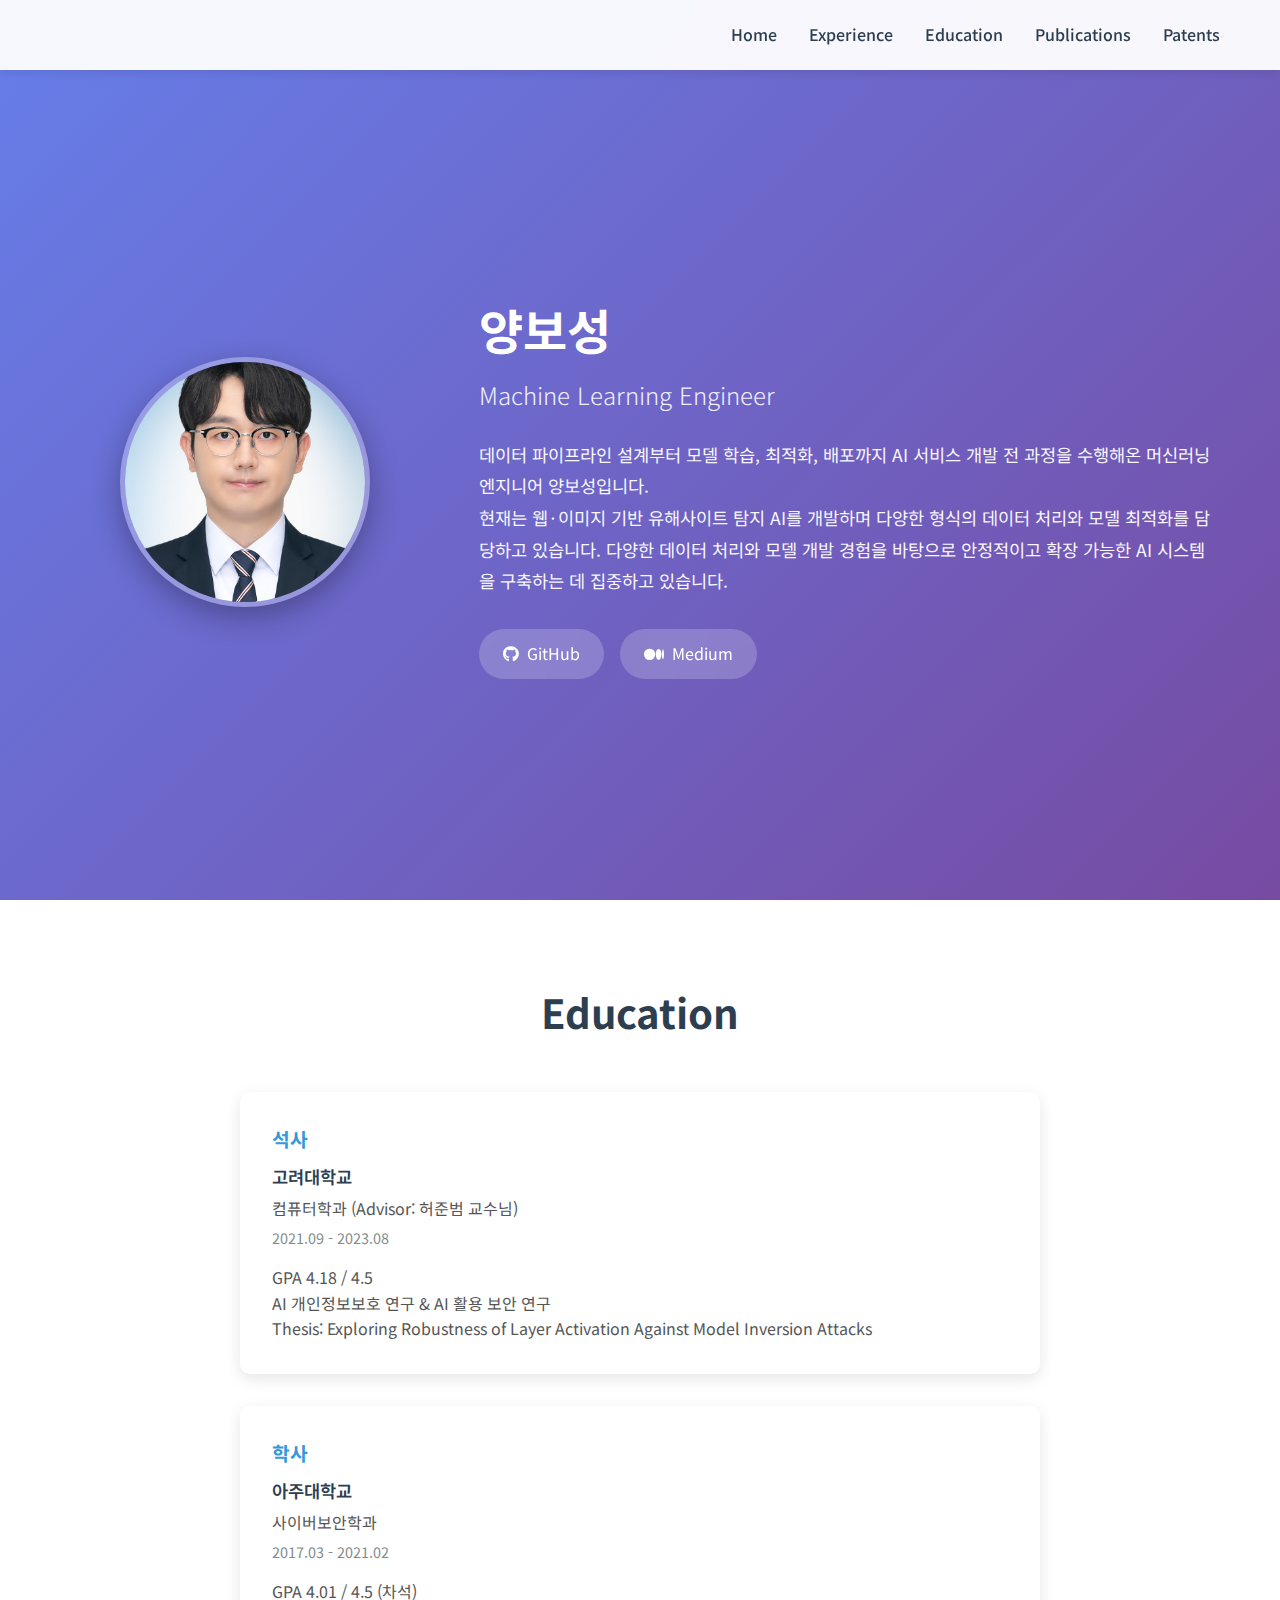
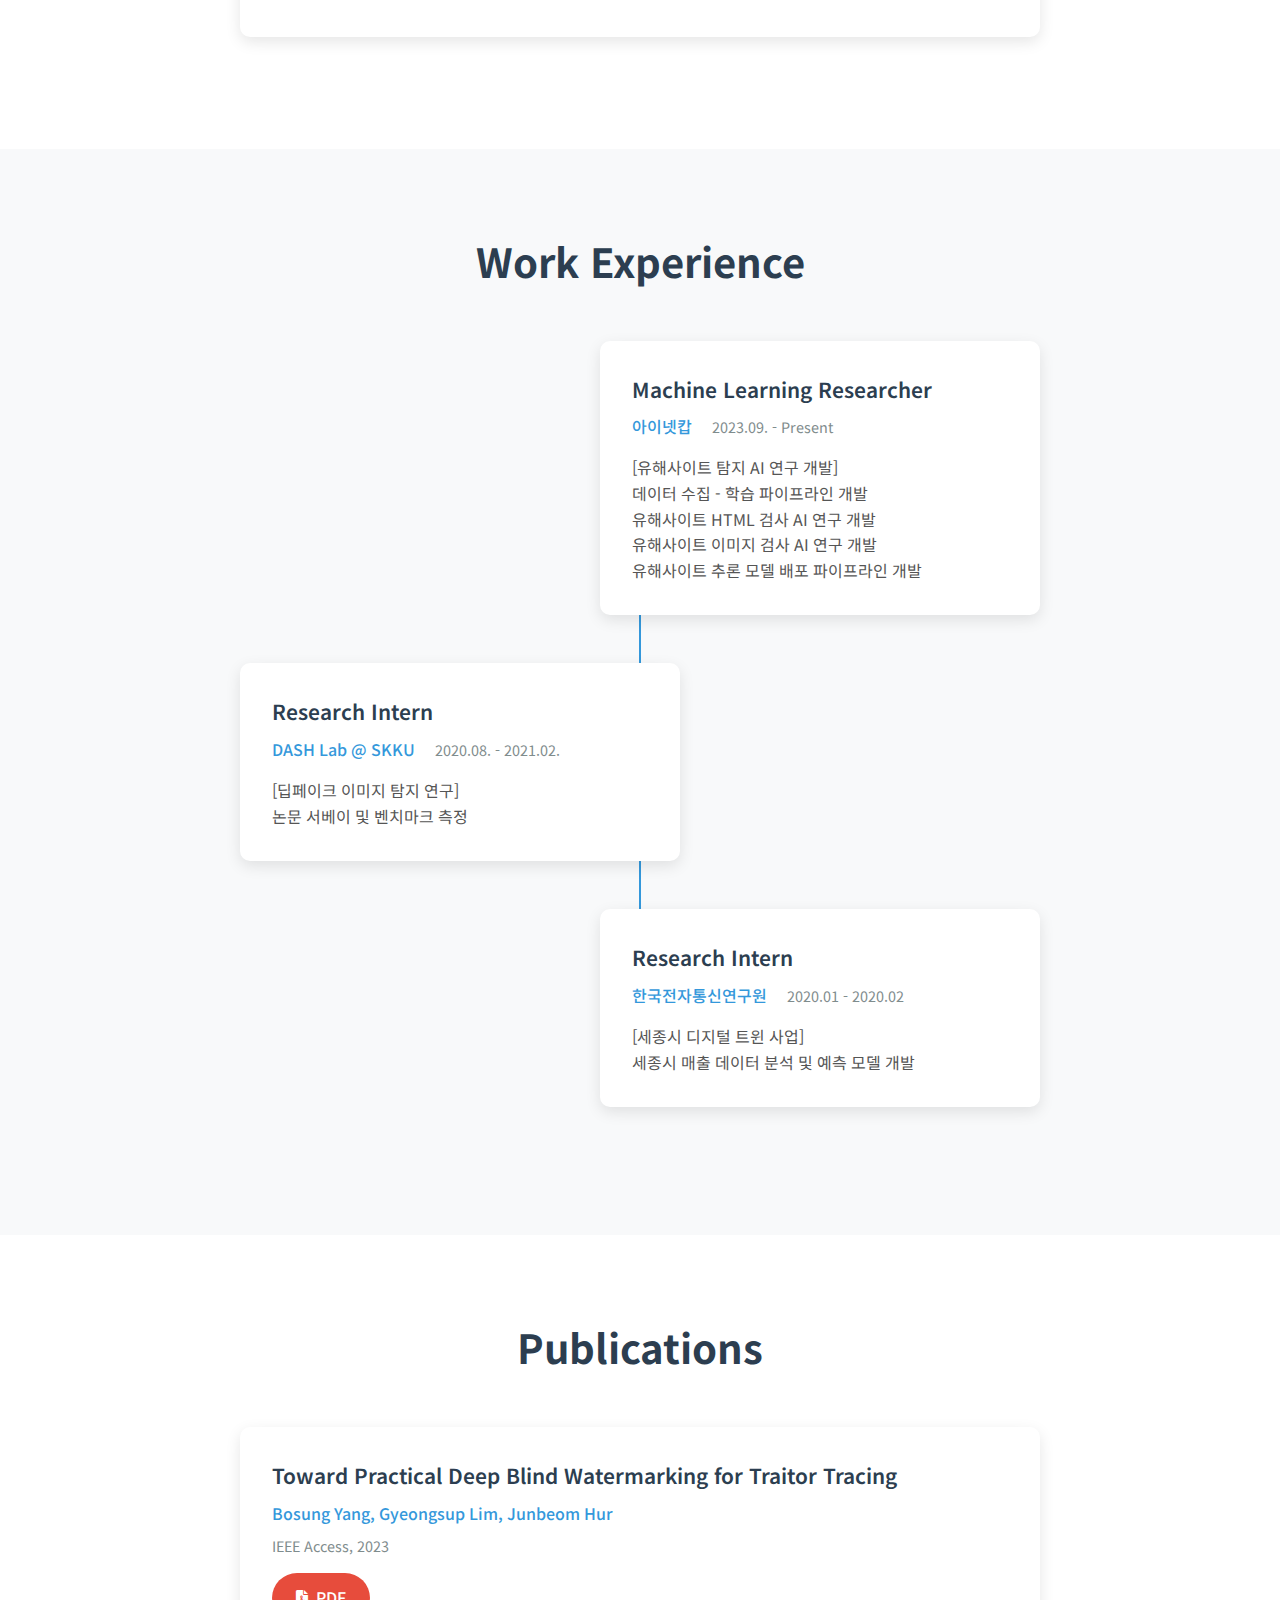
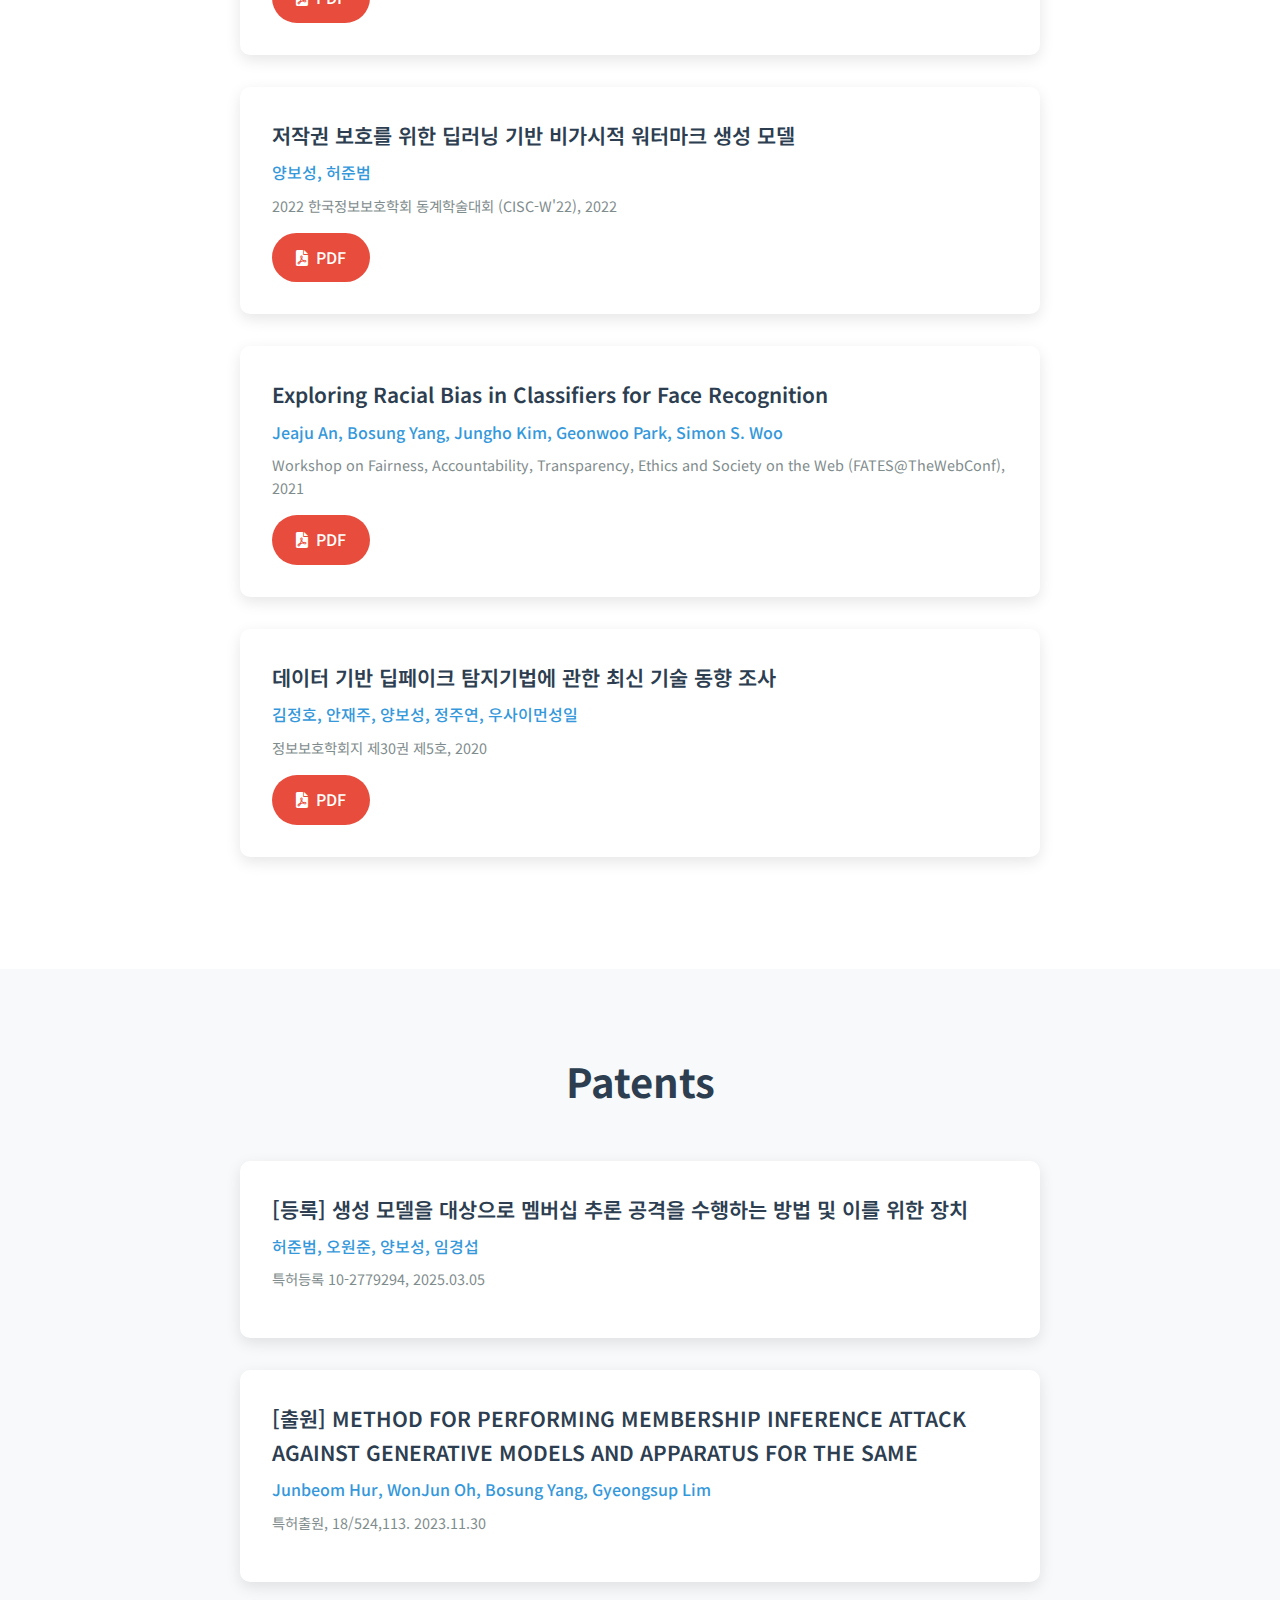
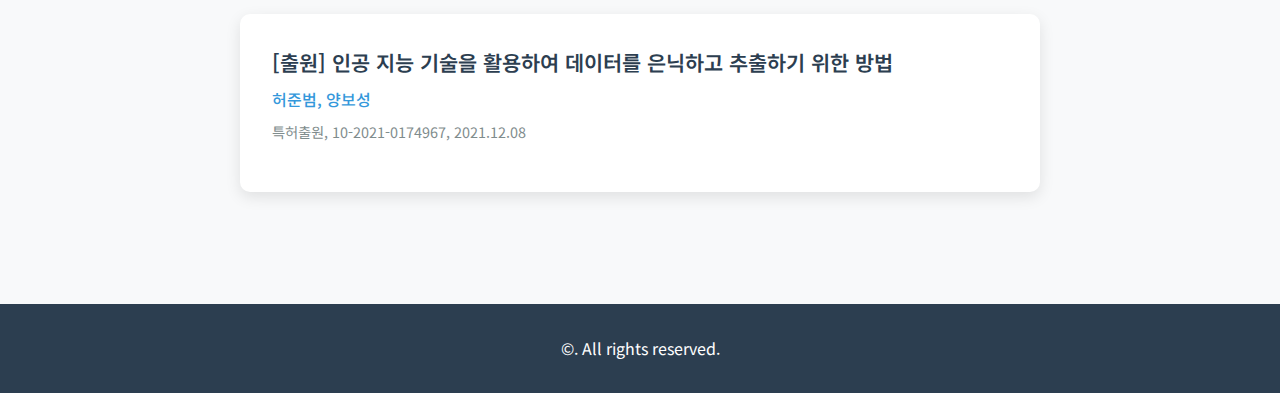
<file: index.html>
<!DOCTYPE html>
<html lang="ko">
<head>
    <meta charset="UTF-8">
    <meta name="viewport" content="width=device-width, initial-scale=1.0">
    <title>Bosung Yang</title>
    <link rel="stylesheet" href="styles.css">
    <link href="https://cdnjs.cloudflare.com/ajax/libs/font-awesome/6.0.0/css/all.min.css" rel="stylesheet">
    <link href="https://fonts.googleapis.com/css2?family=Noto+Sans+KR:wght@300;400;500;700&display=swap" rel="stylesheet">
</head>
<body>
    <!-- Navigation -->
    <nav class="navbar">
        <div class="nav-container">
            <div class="nav-logo">
                <a href="#home"></a>
            </div>
            <ul class="nav-menu">
                <li class="nav-item">
                    <a href="#home" class="nav-link">Home</a>
                </li>

                <li class="nav-item">
                    <a href="#experience" class="nav-link">Experience</a>
                </li>
                <li class="nav-item">
                    <a href="#education" class="nav-link">Education</a>
                </li>
                <li class="nav-item">
                    <a href="#publications" class="nav-link">Publications</a>
                </li>
                <li class="nav-item">
                    <a href="#patents" class="nav-link">Patents</a>
                </li>
            </ul>
            <div class="hamburger">
                <span class="bar"></span>
                <span class="bar"></span>
                <span class="bar"></span>
            </div>
        </div>
    </nav>

    <!-- Hero Section -->
    <section id="home" class="hero">
        <div class="hero-container">
            <div class="hero-content">
                <div class="profile-section">
                    <div class="profile-image">
                        <img src="bosung.jpg" alt="프로필 사진" id="profile-img">
                    </div>
                    <div class="profile-info">
                        <h1 class="hero-title">양보성</h1>
                        <p class="hero-subtitle">Machine Learning Engineer</p>
                        <p class="hero-bio">
                            데이터 파이프라인 설계부터 모델 학습, 최적화, 배포까지 
                            AI 서비스 개발 전 과정을 수행해온 머신러닝 엔지니어 양보성입니다.<br>
                            
                            현재는 웹·이미지 기반 유해사이트 탐지 AI를 개발하며 다양한 형식의 데이터 처리와 모델 최적화를 담당하고 있습니다.
                            
                            다양한 데이터 처리와 모델 개발 경험을 바탕으로 
                            안정적이고 확장 가능한 AI 시스템을 구축하는 데 집중하고 있습니다.
                        </p>
                        <div class="social-links">
                            <a href="https://github.com/Bosung-Yang" target="_blank" class="social-link">
                                <i class="fab fa-github"></i>
                                <span>GitHub</span>
                            </a>
                            <a href="https://medium.com/@yangbosung82" target="_blank" class="social-link">
                                <i class="fab fa-medium"></i>
                                <span>Medium</span>
                            </a>
                        </div>
                    </div>
                </div>
            </div>
        </div>
    </section>



    <!-- Education Section -->
    <section id="education" class="section">
        <div class="container">
            <h2 class="section-title">Education</h2>
            <div class="education-list">
                <div class="education-item">
                    <div class="education-degree">석사</div>
                    <div class="education-school">고려대학교</div>
                    <div class="education-major">컴퓨터학과 (Advisor: 허준범 교수님)</div>
                    <div class="education-period">2021.09 - 2023.08</div>
                    <div class="education-description">
                        GPA 4.18 / 4.5 <br>
                        AI 개인정보보호 연구 & AI 활용 보안 연구<br>
                        Thesis: Exploring Robustness of Layer Activation Against Model Inversion Attacks <br>
                        
                    </div>
                </div>
                <div class="education-item">
                    <div class="education-degree">학사</div>
                    <div class="education-school">아주대학교</div>
                    <div class="education-major">사이버보안학과</div>
                    <div class="education-period">2017.03 - 2021.02</div>
                    <div class="education-description">
                        GPA 4.01 / 4.5 (차석) <br>
                    </div>
                </div>
            </div>
        </div>
    </section>

    <!-- Work Experience Section -->
    <section id="experience" class="section">
        <div class="container">
            <h2 class="section-title">Work Experience</h2>
            <div class="timeline">
                <div class="timeline-item">
                    <div class="timeline-content">
                        <div class="timeline-header">
                            <h3>Machine Learning Researcher</h3>
                            <span class="company">아이넷캅</span>
                            <span class="period">2023.09. - Present</span>
                        </div>
                        <p class="timeline-description">
                            [유해사이트 탐지 AI 연구 개발]<br>
                            데이터 수집 - 학습 파이프라인 개발<br>
                            유해사이트 HTML 검사 AI 연구 개발<br>
                            유해사이트 이미지 검사 AI 연구 개발<br>
                            유해사이트 추론 모델 배포 파이프라인 개발

                        </p>
                    </div>
                </div>
                <div class="timeline-item">
                    <div class="timeline-content">
                        <div class="timeline-header">
                            <h3>Research Intern</h3>
                            <span class="company">DASH Lab @ SKKU</span>
                            <span class="period">2020.08. - 2021.02.</span>
                        </div>
                        <p class="timeline-description">
                            [딥페이크 이미지 탐지 연구]<br>
                            논문 서베이 및 벤치마크 측정
                        </p>
                    </div>
                </div>
                <div class="timeline-item">
                    <div class="timeline-content">
                        <div class="timeline-header">
                            <h3>Research Intern</h3>
                            <span class="company">한국전자통신연구원</span>
                            <span class="period">2020.01 - 2020.02</span>
                        </div>
                        <p class="timeline-description">
                            [세종시 디지털 트윈 사업]<br>
                            세종시 매출 데이터 분석 및 예측 모델 개발
                        </p>
                    </div>
                </div>
            </div>
        </div>
    </section>

    <!-- Publications Section -->
    <section id="publications" class="section">
        <div class="container">
            <h2 class="section-title">Publications</h2>
            <div class="publications-list">
                <div class="publication-item">
                    <div class="publication-content">
                        <h3>Toward Practical Deep Blind Watermarking for Traitor Tracing</h3>
                        <p class="authors">Bosung Yang, Gyeongsup Lim, Junbeom Hur</p>
                        <p class="journal">IEEE Access, 2023</p>
                        <a href="bosung_watermak_access.pdf" class="pdf-link" target="_blank">
                            <i class="fas fa-file-pdf"></i>
                            PDF
                        </a>
                    </div>
                </div>
                <div class="publication-item">
                    <div class="publication-content">
                        <h3>저작권 보호를 위한 딥러닝 기반 비가시적 워터마크 생성 모델</h3>
                        <p class="authors">양보성, 허준범</p>
                        <p class="journal">  2022 한국정보보호학회 동계학술대회 (CISC-W'22), 2022</p>
                        <a href="정보보호학회_2022.pdf" class="pdf-link" target="_blank">
                            <i class="fas fa-file-pdf"></i>
                            PDF
                        </a>
                    </div>
                </div>
                <div class="publication-item">
                    <div class="publication-content">
                        <h3>Exploring Racial Bias in Classifiers for Face Recognition</h3>
                        <p class="authors">Jeaju An, Bosung Yang, Jungho Kim, Geonwoo Park, Simon S. Woo</p>
                        <p class="journal">Workshop on Fairness, Accountability, Transparency, Ethics and Society on the Web (FATES@TheWebConf), 2021</p>
                        <a href="FATES2020_Korean_DF.pdf" class="pdf-link" target="_blank">
                            <i class="fas fa-file-pdf"></i>
                            PDF
                        </a>
                    </div>
                </div>
                <div class="publication-item">
                    <div class="publication-content">
                        <h3>데이터 기반 딥페이크 탐지기법에 관한 최신 기술 동향 조사</h3>
                        <p class="authors">김정호, 안재주, 양보성, 정주연, 우사이먼성일</p>
                        <p class="journal">정보보호학회지 제30권 제5호, 2020</p>
                        <a href="https://www.dbpia.co.kr/journal/articleDetail?nodeId=NODE10484344" class="pdf-link" target="_blank">
                            <i class="fas fa-file-pdf"></i>
                            PDF
                        </a>
                    </div>
                </div>
            </div>
        </div>
    </section>

    <!-- Patents Section -->
    <section id="patents" class="section">
        <div class="container">
            <h2 class="section-title">Patents</h2>
            <div class="publications-list">
                <div class="publication-item">
                    <div class="publication-content">
                        <h3>[등록] 생성 모델을 대상으로 멤버십 추론 공격을 수행하는 방법 및 이를 위한 장치</h3>
                        <p class="authors">허준범, 오원준, 양보성, 임경섭</p>
                        <p class="journal">특허등록 10-2779294, 2025.03.05</p>
                        <!-- 필요시 PDF나 링크 추가 가능 -->
                    </div>
                </div>
                <div class="publication-item">
                    <div class="publication-content">
                        <h3>[출원] METHOD FOR PERFORMING MEMBERSHIP INFERENCE ATTACK AGAINST GENERATIVE MODELS AND APPARATUS FOR THE SAME</h3>
                        <p class="authors">Junbeom Hur, WonJun Oh, Bosung Yang, Gyeongsup Lim</p>
                        <p class="journal">특허출원, 18/524,113. 2023.11.30</p>
                        <!-- 필요시 PDF나 링크 추가 가능 -->
                    </div>
                </div>
                <div class="publication-item">
                    <div class="publication-content">
                        <h3>[출원] 인공 지능 기술을 활용하여 데이터를 은닉하고 추출하기 위한 방법</h3>
                        <p class="authors">허준범, 양보성</p>
                        <p class="journal">특허출원, 10-2021-0174967, 2021.12.08</p>
                        <!-- 필요시 PDF나 링크 추가 가능 -->
                    </div>
                </div>
            </div>
        </div>
    </section>

    <!-- Footer -->
    <footer class="footer">
        <div class="container">
            <p>&copy;. All rights reserved.</p>
        </div>
    </footer>

    <script src="script.js"></script>
</body>
</html>
</file>
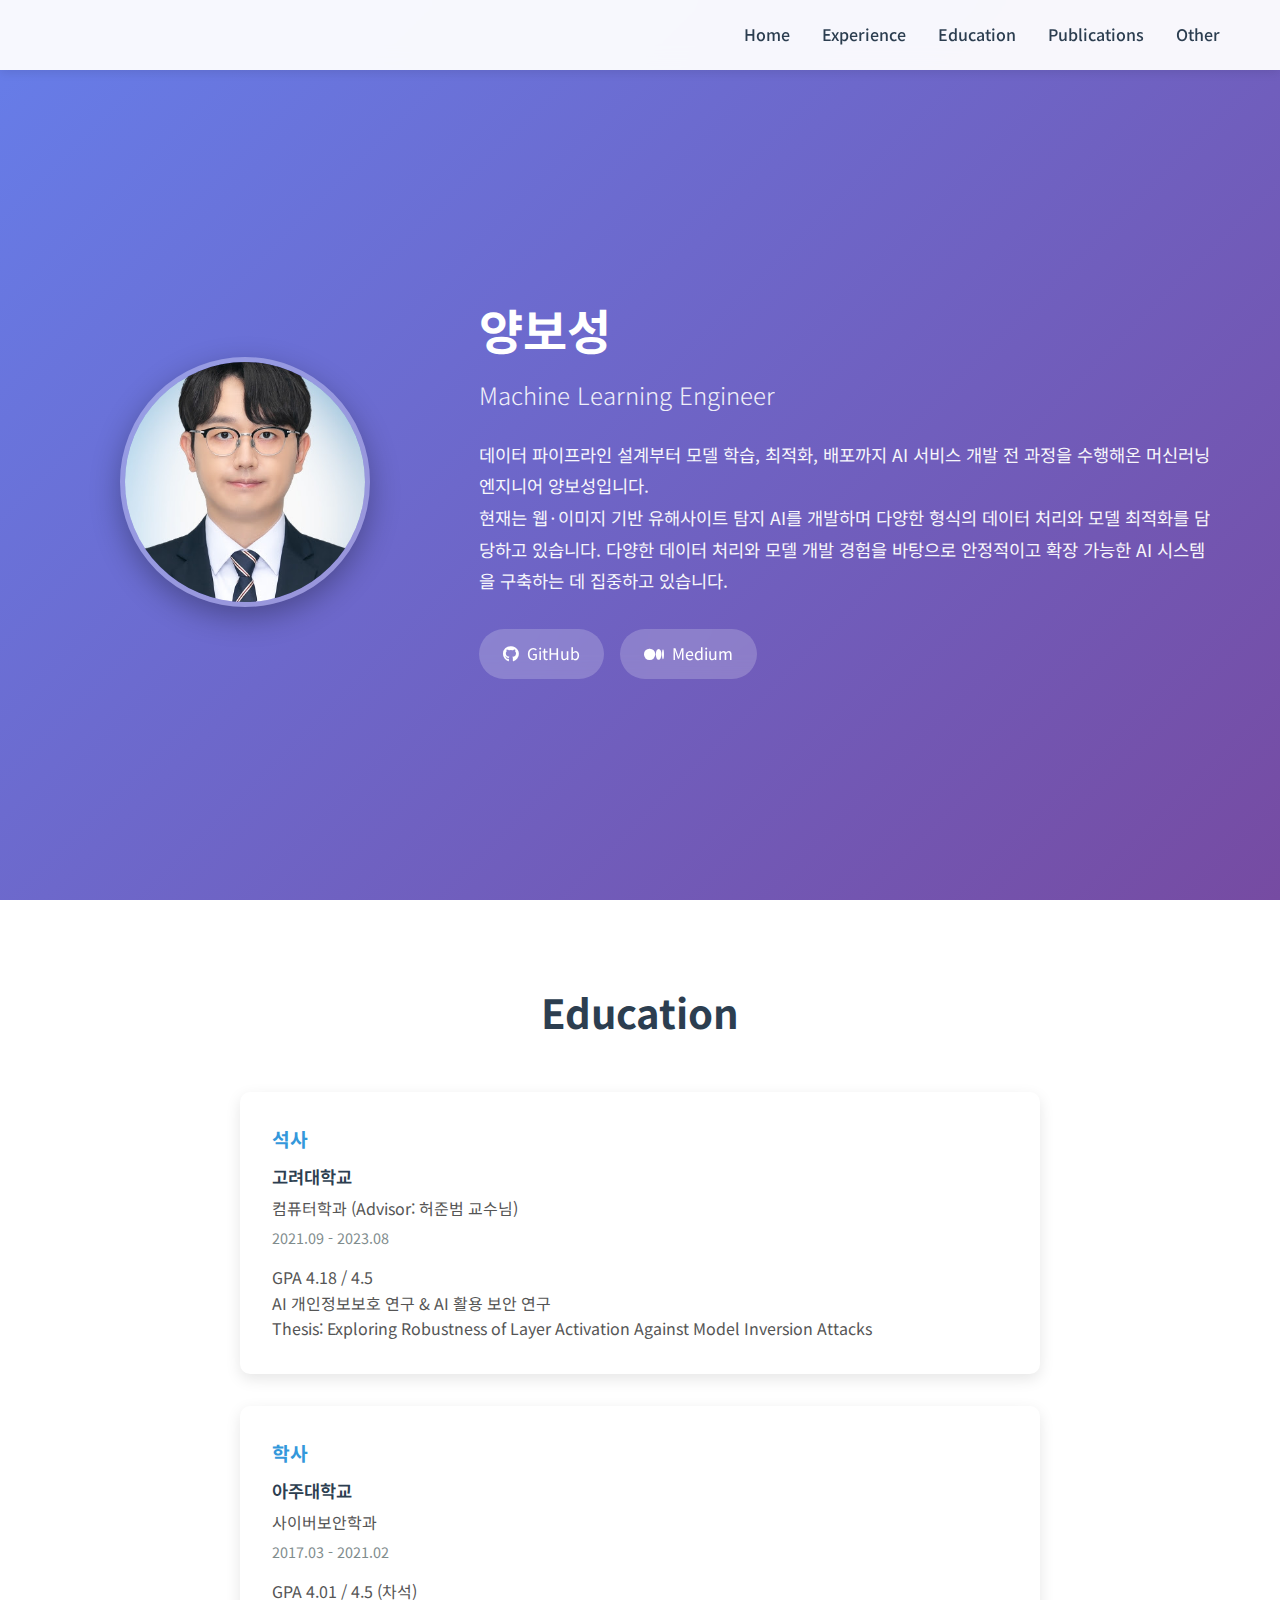
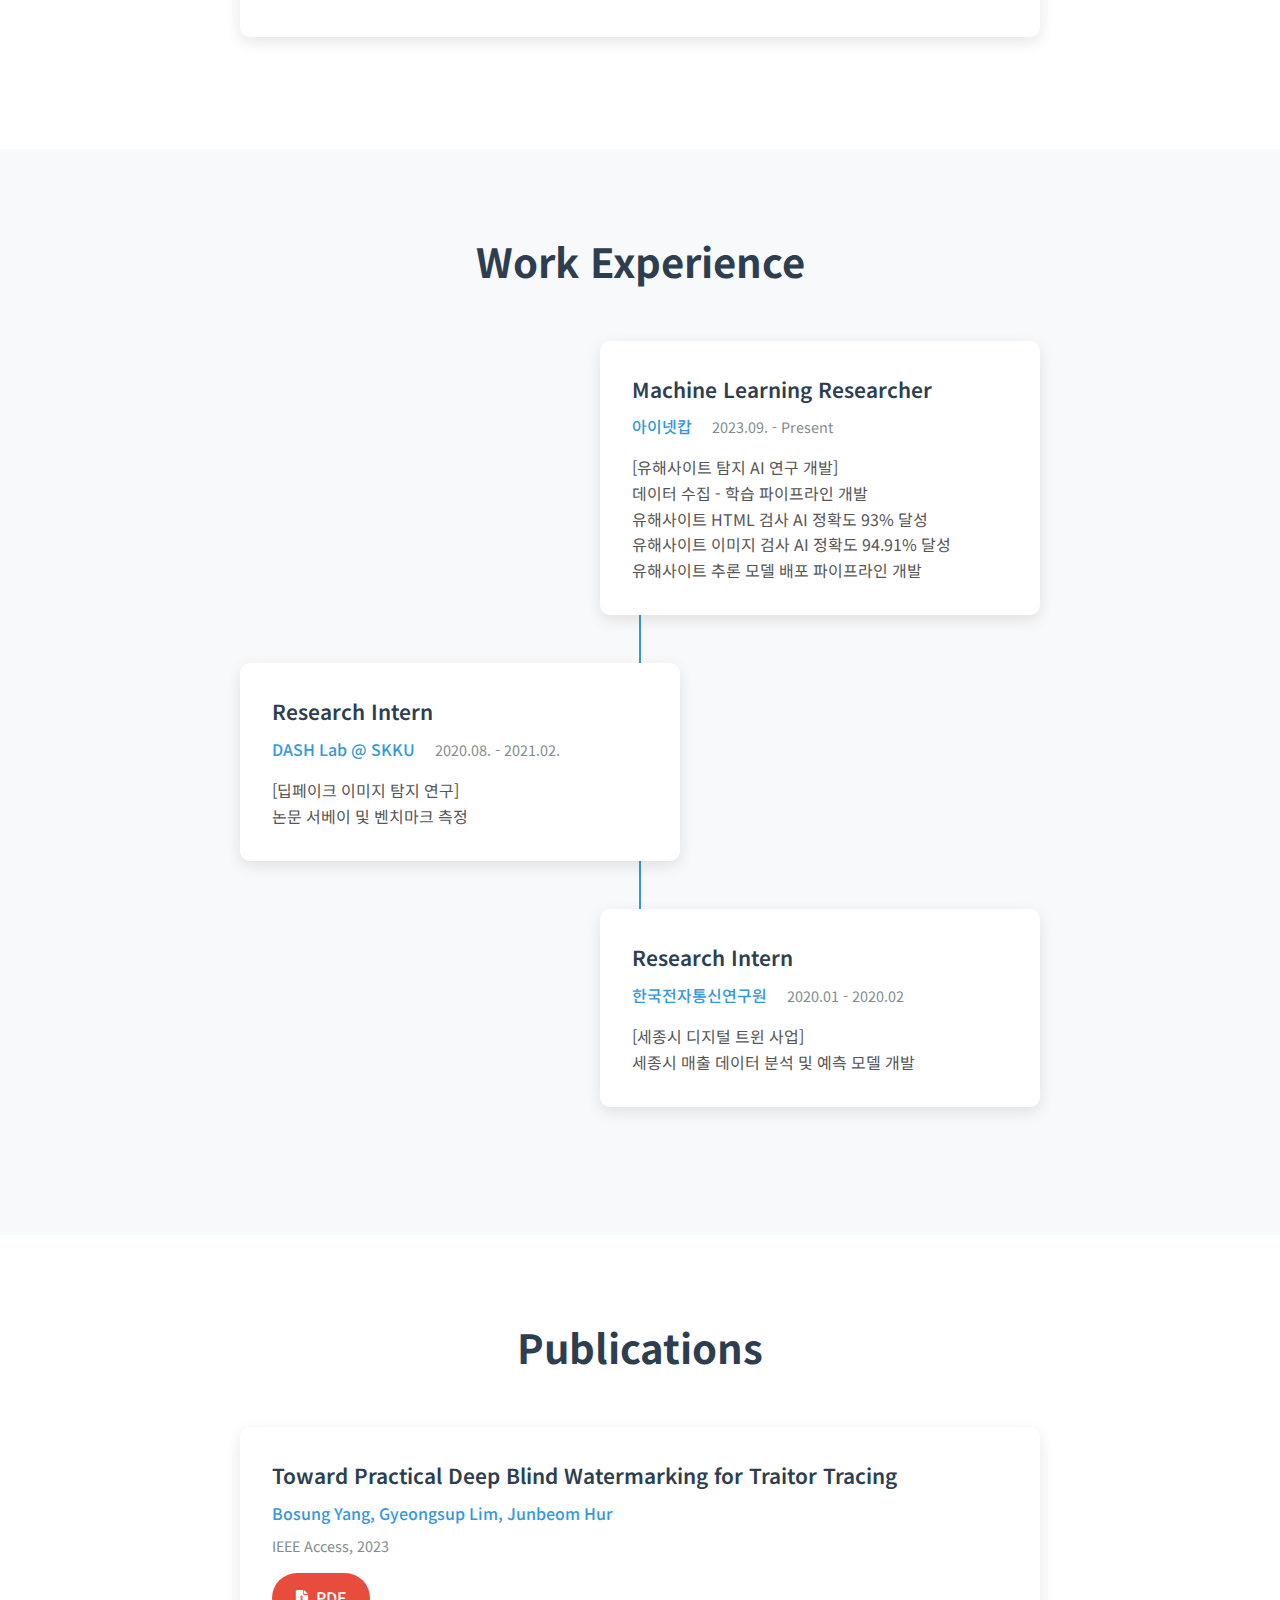
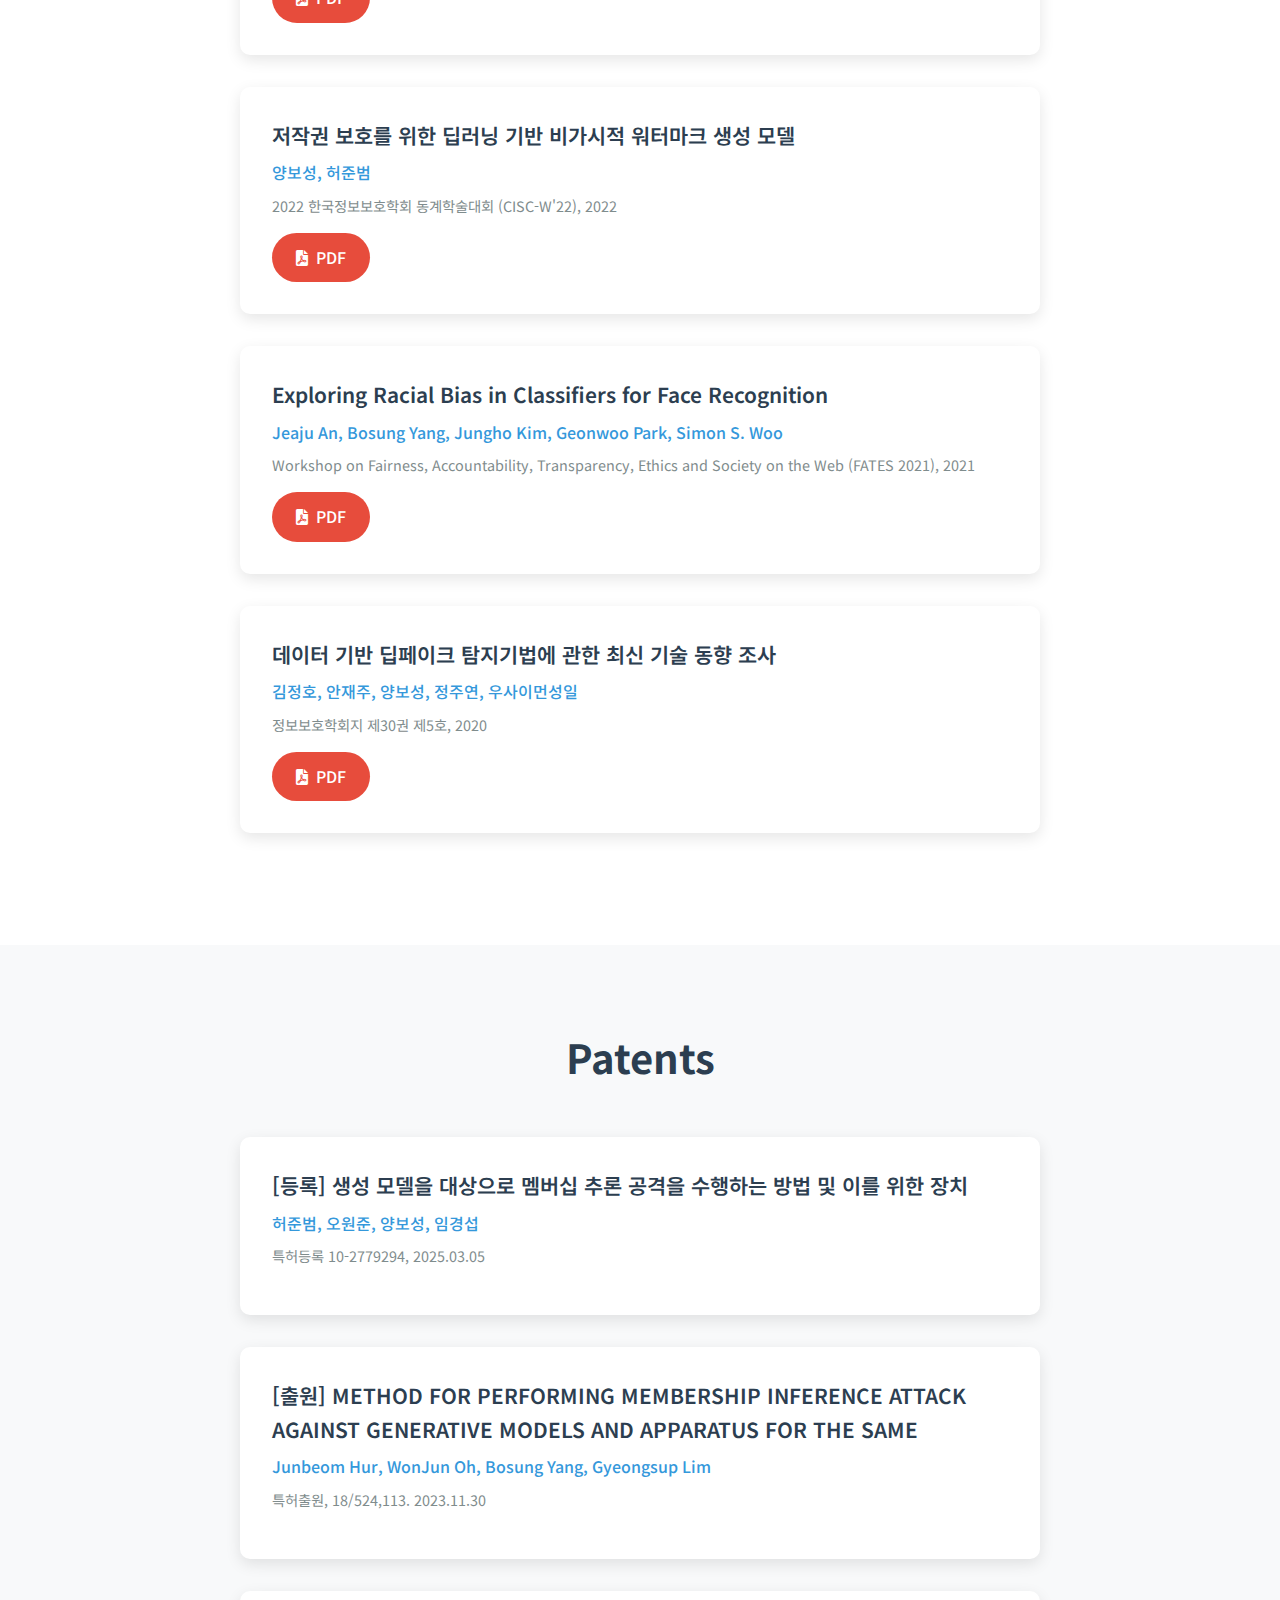
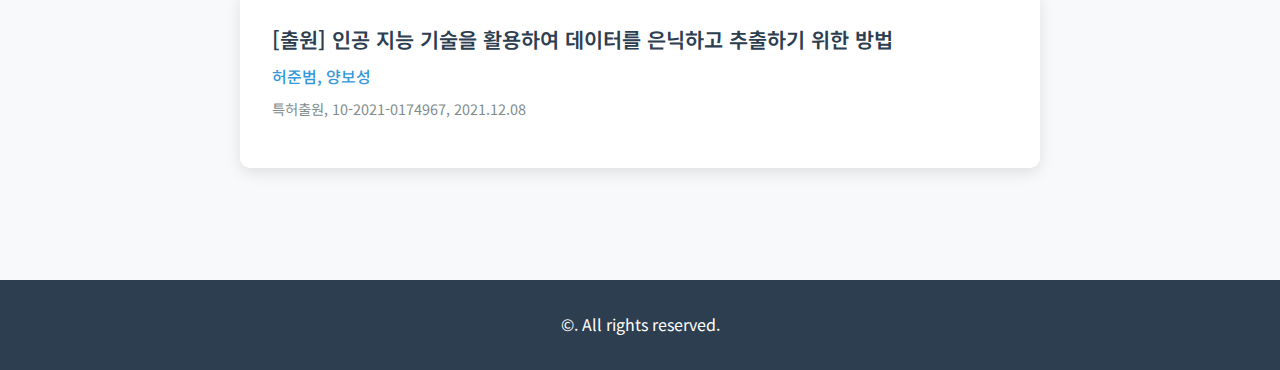
<file: deploy.html>
<!DOCTYPE html>
<html lang="ko">
<head>
    <meta charset="UTF-8">
    <meta name="viewport" content="width=device-width, initial-scale=1.0">
    <title>Bosung Yang</title>
    <style>
        /* Reset and Base Styles */
* {
    margin: 0;
    padding: 0;
    box-sizing: border-box;
}

body {
    font-family: 'Noto Sans KR', sans-serif;
    line-height: 1.6;
    color: #333;
    background-color: #f8f9fa;
}

.container {
    max-width: 1200px;
    margin: 0 auto;
    padding: 0 20px;
}

/* Navigation */
.navbar {
    position: fixed;
    top: 0;
    width: 100%;
    background: rgba(255, 255, 255, 0.95);
    backdrop-filter: blur(10px);
    z-index: 1000;
    box-shadow: 0 2px 10px rgba(0, 0, 0, 0.1);
}

.nav-container {
    max-width: 1200px;
    margin: 0 auto;
    padding: 0 20px;
    display: flex;
    justify-content: space-between;
    align-items: center;
    height: 70px;
}

.nav-logo a {
    font-size: 1.5rem;
    font-weight: 700;
    color: #2c3e50;
    text-decoration: none;
}

.nav-menu {
    display: flex;
    list-style: none;
    gap: 2rem;
}

.nav-link {
    color: #2c3e50;
    text-decoration: none;
    font-weight: 500;
    transition: color 0.3s ease;
}

.nav-link:hover {
    color: #3498db;
}

.hamburger {
    display: none;
    flex-direction: column;
    cursor: pointer;
}

.bar {
    width: 25px;
    height: 3px;
    background-color: #2c3e50;
    margin: 3px 0;
    transition: 0.3s;
}

/* Hero Section */
.hero {
    min-height: 100vh;
    display: flex;
    align-items: center;
    background: linear-gradient(135deg, #667eea 0%, #764ba2 100%);
    color: white;
    padding-top: 70px;
}

.hero-container {
    max-width: 1200px;
    margin: 0 auto;
    padding: 0 20px;
    width: 100%;
}

.profile-section {
    display: grid;
    grid-template-columns: 1fr 2fr;
    gap: 3rem;
    align-items: center;
}

.profile-image {
    text-align: center;
}

.profile-image img {
    width: 250px;
    height: 250px;
    border-radius: 50%;
    object-fit: cover;
    border: 5px solid rgba(255, 255, 255, 0.3);
    box-shadow: 0 10px 30px rgba(0, 0, 0, 0.3);
}

.hero-title {
    font-size: 3rem;
    font-weight: 700;
    margin-bottom: 0.5rem;
}

.hero-subtitle {
    font-size: 1.5rem;
    font-weight: 300;
    margin-bottom: 1.5rem;
    opacity: 0.9;
}

.hero-bio {
    font-size: 1.1rem;
    line-height: 1.8;
    margin-bottom: 2rem;
    opacity: 0.95;
}

.social-links {
    display: flex;
    gap: 1rem;
}

.social-link {
    display: flex;
    align-items: center;
    gap: 0.5rem;
    padding: 0.75rem 1.5rem;
    background: rgba(255, 255, 255, 0.2);
    color: white;
    text-decoration: none;
    border-radius: 25px;
    transition: all 0.3s ease;
    backdrop-filter: blur(10px);
}

.social-link:hover {
    background: rgba(255, 255, 255, 0.3);
    transform: translateY(-2px);
}

/* Section Styles */
.section {
    padding: 80px 0;
    background: white;
}

.section:nth-child(even) {
    background: #f8f9fa;
}

.section-title {
    text-align: center;
    font-size: 2.5rem;
    font-weight: 700;
    margin-bottom: 3rem;
    color: #2c3e50;
}

/* About Section */
.about-content {
    max-width: 800px;
    margin: 0 auto;
}

.about-text p {
    font-size: 1.1rem;
    line-height: 1.8;
    margin-bottom: 2rem;
    color: #555;
}

.skills h3 {
    font-size: 1.5rem;
    margin-bottom: 1rem;
    color: #2c3e50;
}

.skill-tags {
    display: flex;
    flex-wrap: wrap;
    gap: 0.5rem;
}

.skill-tag {
    padding: 0.5rem 1rem;
    background: #3498db;
    color: white;
    border-radius: 20px;
    font-size: 0.9rem;
    font-weight: 500;
}

/* Timeline for Experience */
.timeline {
    max-width: 800px;
    margin: 0 auto;
    position: relative;
}

.timeline::before {
    content: '';
    position: absolute;
    left: 50%;
    transform: translateX(-50%);
    width: 2px;
    height: 100%;
    background: #3498db;
}

.timeline-item {
    margin-bottom: 3rem;
    position: relative;
}

.timeline-content {
    background: white;
    padding: 2rem;
    border-radius: 10px;
    box-shadow: 0 5px 15px rgba(0, 0, 0, 0.1);
    position: relative;
    width: 55%;
    margin-left: 45%;
}

.timeline-item:nth-child(even) .timeline-content {
    margin-left: 0;
    margin-right: 45%;
}

.timeline-item::before {
    content: '';
    position: absolute;
    left: 50%;
    top: 20px;
    transform: translateX(-50%);
    width: 15px;
    height: 15px;
    background: #3498db;
    border-radius: 50%;
    border: 3px solid white;
    box-shadow: 0 0 0 3px #3498db;
}

.timeline-header h3 {
    font-size: 1.3rem;
    font-weight: 600;
    color: #2c3e50;
    margin-bottom: 0.5rem;
}

.company {
    color: #3498db;
    font-weight: 500;
    margin-right: 1rem;
}

.period {
    color: #7f8c8d;
    font-size: 0.9rem;
}

.timeline-description {
    margin-top: 1rem;
    color: #555;
    line-height: 1.6;
}

/* Education List */
.education-list {
    max-width: 800px;
    margin: 0 auto;
}

.education-item {
    background: white;
    padding: 2rem;
    border-radius: 10px;
    box-shadow: 0 5px 15px rgba(0, 0, 0, 0.1);
    margin-bottom: 2rem;
    transition: transform 0.3s ease;
}

.education-item:hover {
    transform: translateY(-3px);
}

.education-degree {
    font-size: 1.2rem;
    font-weight: 700;
    color: #3498db;
    margin-bottom: 0.5rem;
}

.education-school {
    font-size: 1.1rem;
    font-weight: 600;
    color: #2c3e50;
    margin-bottom: 0.3rem;
}

.education-major {
    font-size: 1rem;
    color: #555;
    margin-bottom: 0.3rem;
}

.education-period {
    font-size: 0.9rem;
    color: #7f8c8d;
    margin-bottom: 1rem;
}

.education-description {
    color: #555;
    line-height: 1.6;
}

/* Publications */
.publications-list {
    max-width: 800px;
    margin: 0 auto;
}

.publication-item {
    background: white;
    padding: 2rem;
    border-radius: 10px;
    box-shadow: 0 5px 15px rgba(0, 0, 0, 0.1);
    margin-bottom: 2rem;
    transition: transform 0.3s ease;
}

.publication-item:hover {
    transform: translateY(-3px);
}

.publication-content h3 {
    font-size: 1.3rem;
    font-weight: 600;
    color: #2c3e50;
    margin-bottom: 0.5rem;
}

.authors {
    color: #3498db;
    font-weight: 500;
    margin-bottom: 0.5rem;
}

.journal {
    color: #7f8c8d;
    font-size: 0.9rem;
    margin-bottom: 1rem;
}

.pdf-link {
    display: inline-flex;
    align-items: center;
    gap: 0.5rem;
    padding: 0.75rem 1.5rem;
    background: #e74c3c;
    color: white;
    text-decoration: none;
    border-radius: 25px;
    font-weight: 500;
    transition: all 0.3s ease;
}

.pdf-link:hover {
    background: #c0392b;
    transform: translateY(-2px);
}

/* Other Activities */
.activities-grid {
    display: grid;
    grid-template-columns: repeat(auto-fit, minmax(300px, 1fr));
    gap: 2rem;
    max-width: 1000px;
    margin: 0 auto;
}

.activity-item {
    background: white;
    padding: 2rem;
    border-radius: 10px;
    box-shadow: 0 5px 15px rgba(0, 0, 0, 0.1);
    transition: transform 0.3s ease;
}

.activity-item:hover {
    transform: translateY(-5px);
}

.activity-content h3 {
    font-size: 1.3rem;
    font-weight: 600;
    color: #2c3e50;
    margin-bottom: 0.5rem;
}

.activity-content .period {
    color: #3498db;
    font-weight: 500;
    margin-bottom: 1rem;
}

.activity-content .description {
    color: #555;
    line-height: 1.6;
}

/* Footer */
.footer {
    background: #2c3e50;
    color: white;
    text-align: center;
    padding: 2rem 0;
}

/* Responsive Design */
@media (max-width: 768px) {
    .hamburger {
        display: flex;
    }

    .nav-menu {
        position: fixed;
        left: -100%;
        top: 70px;
        flex-direction: column;
        background-color: white;
        width: 100%;
        text-align: center;
        transition: 0.3s;
        box-shadow: 0 10px 27px rgba(0, 0, 0, 0.05);
        padding: 2rem 0;
    }

    .nav-menu.active {
        left: 0;
    }

    .profile-section {
        grid-template-columns: 1fr;
        text-align: center;
        gap: 2rem;
    }

    .profile-image img {
        width: 200px;
        height: 200px;
    }

    .hero-title {
        font-size: 2.5rem;
    }

    .hero-subtitle {
        font-size: 1.2rem;
    }

    .social-links {
        justify-content: center;
    }

    .timeline::before {
        left: 20px;
    }

    .timeline-content {
        width: calc(100% - 50px);
        margin-left: 50px;
    }

    .timeline-item:nth-child(even) .timeline-content {
        margin-left: 50px;
        margin-right: 0;
    }

    .timeline-item::before {
        left: 20px;
    }

    .section-title {
        font-size: 2rem;
    }

    .activities-grid {
        grid-template-columns: 1fr;
    }
}

@media (max-width: 480px) {
    .container {
        padding: 0 15px;
    }

    .hero-title {
        font-size: 2rem;
    }

    .hero-subtitle {
        font-size: 1rem;
    }

    .hero-bio {
        font-size: 1rem;
    }

    .section {
        padding: 60px 0;
    }

    .section-title {
        font-size: 1.8rem;
    }
} 
    </style>
    <link href="https://cdnjs.cloudflare.com/ajax/libs/font-awesome/6.0.0/css/all.min.css" rel="stylesheet">
    <link href="https://fonts.googleapis.com/css2?family=Noto+Sans+KR:wght@300;400;500;700&display=swap" rel="stylesheet">
</head>
<body>
    <!-- Navigation -->
    <nav class="navbar">
        <div class="nav-container">
            <div class="nav-logo">
                <a href="#home"></a>
            </div>
            <ul class="nav-menu">
                <li class="nav-item">
                    <a href="#home" class="nav-link">Home</a>
                </li>

                <li class="nav-item">
                    <a href="#experience" class="nav-link">Experience</a>
                </li>
                <li class="nav-item">
                    <a href="#education" class="nav-link">Education</a>
                </li>
                <li class="nav-item">
                    <a href="#publications" class="nav-link">Publications</a>
                </li>
                <li class="nav-item">
                    <a href="#other" class="nav-link">Other</a>
                </li>
            </ul>
            <div class="hamburger">
                <span class="bar"></span>
                <span class="bar"></span>
                <span class="bar"></span>
            </div>
        </div>
    </nav>

    <!-- Hero Section -->
    <section id="home" class="hero">
        <div class="hero-container">
            <div class="hero-content">
                <div class="profile-section">
                    <div class="profile-image">
                        <img src="bosung.jpg" alt="프로필 사진" id="profile-img">
                    </div>
                    <div class="profile-info">
                        <h1 class="hero-title">양보성</h1>
                        <p class="hero-subtitle">Machine Learning Engineer</p>
                        <p class="hero-bio">
                            데이터 파이프라인 설계부터 모델 학습, 최적화, 배포까지 
                            AI 서비스 개발 전 과정을 수행해온 머신러닝 엔지니어 양보성입니다.<br>
                            
                            현재는 웹·이미지 기반 유해사이트 탐지 AI를 개발하며 다양한 형식의 데이터 처리와 모델 최적화를 담당하고 있습니다.
                            
                            다양한 데이터 처리와 모델 개발 경험을 바탕으로 
                            안정적이고 확장 가능한 AI 시스템을 구축하는 데 집중하고 있습니다.
                        </p>
                        <div class="social-links">
                            <a href="https://github.com/Bosung-Yang" target="_blank" class="social-link">
                                <i class="fab fa-github"></i>
                                <span>GitHub</span>
                            </a>
                            <a href="https://medium.com/@yangbosung82" target="_blank" class="social-link">
                                <i class="fab fa-medium"></i>
                                <span>Medium</span>
                            </a>
                        </div>
                    </div>
                </div>
            </div>
        </div>
    </section>



    <!-- Education Section -->
    <section id="education" class="section">
        <div class="container">
            <h2 class="section-title">Education</h2>
            <div class="education-list">
                <div class="education-item">
                    <div class="education-degree">석사</div>
                    <div class="education-school">고려대학교</div>
                    <div class="education-major">컴퓨터학과 (Advisor: 허준범 교수님)</div>
                    <div class="education-period">2021.09 - 2023.08</div>
                    <div class="education-description">
                        GPA 4.18 / 4.5 <br>
                        AI 개인정보보호 연구 & AI 활용 보안 연구<br>
                        Thesis: Exploring Robustness of Layer Activation Against Model Inversion Attacks <br>
                        
                    </div>
                </div>
                <div class="education-item">
                    <div class="education-degree">학사</div>
                    <div class="education-school">아주대학교</div>
                    <div class="education-major">사이버보안학과</div>
                    <div class="education-period">2017.03 - 2021.02</div>
                    <div class="education-description">
                        GPA 4.01 / 4.5 (차석) <br>
                    </div>
                </div>
            </div>
        </div>
    </section>

    <!-- Work Experience Section -->
    <section id="experience" class="section">
        <div class="container">
            <h2 class="section-title">Work Experience</h2>
            <div class="timeline">
                <div class="timeline-item">
                    <div class="timeline-content">
                        <div class="timeline-header">
                            <h3>Machine Learning Researcher</h3>
                            <span class="company">아이넷캅</span>
                            <span class="period">2023.09. - Present</span>
                        </div>
                        <p class="timeline-description">
                            [유해사이트 탐지 AI 연구 개발]<br>
                            데이터 수집 - 학습 파이프라인 개발<br>
                            유해사이트 HTML 검사 AI 정확도 93% 달성<br>
                            유해사이트 이미지 검사 AI 정확도 94.91% 달성<br>
                            유해사이트 추론 모델 배포 파이프라인 개발

                        </p>
                    </div>
                </div>
                <div class="timeline-item">
                    <div class="timeline-content">
                        <div class="timeline-header">
                            <h3>Research Intern</h3>
                            <span class="company">DASH Lab @ SKKU</span>
                            <span class="period">2020.08. - 2021.02.</span>
                        </div>
                        <p class="timeline-description">
                            [딥페이크 이미지 탐지 연구]<br>
                            논문 서베이 및 벤치마크 측정
                        </p>
                    </div>
                </div>
                <div class="timeline-item">
                    <div class="timeline-content">
                        <div class="timeline-header">
                            <h3>Research Intern</h3>
                            <span class="company">한국전자통신연구원</span>
                            <span class="period">2020.01 - 2020.02</span>
                        </div>
                        <p class="timeline-description">
                            [세종시 디지털 트윈 사업]<br>
                            세종시 매출 데이터 분석 및 예측 모델 개발
                        </p>
                    </div>
                </div>
            </div>
        </div>
    </section>

    <!-- Publications Section -->
    <section id="publications" class="section">
        <div class="container">
            <h2 class="section-title">Publications</h2>
            <div class="publications-list">
                <div class="publication-item">
                    <div class="publication-content">
                        <h3>Toward Practical Deep Blind Watermarking for Traitor Tracing</h3>
                        <p class="authors">Bosung Yang, Gyeongsup Lim, Junbeom Hur</p>
                        <p class="journal">IEEE Access, 2023</p>
                        <a href="bosung_watermak_access.pdf" class="pdf-link" target="_blank">
                            <i class="fas fa-file-pdf"></i>
                            PDF
                        </a>
                    </div>
                </div>
                <div class="publication-item">
                    <div class="publication-content">
                        <h3>저작권 보호를 위한 딥러닝 기반 비가시적 워터마크 생성 모델</h3>
                        <p class="authors">양보성, 허준범</p>
                        <p class="journal">  2022 한국정보보호학회 동계학술대회 (CISC-W'22), 2022</p>
                        <a href="정보보호학회_2022.pdf" class="pdf-link" target="_blank">
                            <i class="fas fa-file-pdf"></i>
                            PDF
                        </a>
                    </div>
                </div>
                <div class="publication-item">
                    <div class="publication-content">
                        <h3>Exploring Racial Bias in Classifiers for Face Recognition</h3>
                        <p class="authors">Jeaju An, Bosung Yang, Jungho Kim, Geonwoo Park, Simon S. Woo</p>
                        <p class="journal">Workshop on Fairness, Accountability, Transparency, Ethics and Society on the Web (FATES 2021), 2021</p>
                        <a href="_FATES2020_Korean_DF.pdf" class="pdf-link" target="_blank">
                            <i class="fas fa-file-pdf"></i>
                            PDF
                        </a>
                    </div>
                </div>
                <div class="publication-item">
                    <div class="publication-content">
                        <h3>데이터 기반 딥페이크 탐지기법에 관한 최신 기술 동향 조사</h3>
                        <p class="authors">김정호, 안재주, 양보성, 정주연, 우사이먼성일</p>
                        <p class="journal">정보보호학회지 제30권 제5호, 2020</p>
                        <a href="https://www.dbpia.co.kr/journal/articleDetail?nodeId=NODE10484344" class="pdf-link" target="_blank">
                            <i class="fas fa-file-pdf"></i>
                            PDF
                        </a>
                    </div>
                </div>
            </div>
        </div>
    </section>

    <!-- Patents Section -->
    <section id="other" class="section">
        <div class="container">
            <h2 class="section-title">Patents</h2>
            <div class="publications-list">
                <div class="publication-item">
                    <div class="publication-content">
                        <h3>[등록] 생성 모델을 대상으로 멤버십 추론 공격을 수행하는 방법 및 이를 위한 장치</h3>
                        <p class="authors">허준범, 오원준, 양보성, 임경섭</p>
                        <p class="journal">특허등록 10-2779294, 2025.03.05</p>
                        <!-- 필요시 PDF나 링크 추가 가능 -->
                    </div>
                </div>
                <div class="publication-item">
                    <div class="publication-content">
                        <h3>[출원] METHOD FOR PERFORMING MEMBERSHIP INFERENCE ATTACK AGAINST GENERATIVE MODELS AND APPARATUS FOR THE SAME</h3>
                        <p class="authors">Junbeom Hur, WonJun Oh, Bosung Yang, Gyeongsup Lim</p>
                        <p class="journal">특허출원, 18/524,113. 2023.11.30</p>
                        <!-- 필요시 PDF나 링크 추가 가능 -->
                    </div>
                </div>
                <div class="publication-item">
                    <div class="publication-content">
                        <h3>[출원] 인공 지능 기술을 활용하여 데이터를 은닉하고 추출하기 위한 방법</h3>
                        <p class="authors">허준범, 양보성</p>
                        <p class="journal">특허출원, 10-2021-0174967, 2021.12.08</p>
                        <!-- 필요시 PDF나 링크 추가 가능 -->
                    </div>
                </div>
            </div>
        </div>
    </section>

    <!-- Footer -->
    <footer class="footer">
        <div class="container">
            <p>&copy;. All rights reserved.</p>
        </div>
    </footer>

    <script>
        // Mobile Navigation Toggle
const hamburger = document.querySelector('.hamburger');
const navMenu = document.querySelector('.nav-menu');

hamburger.addEventListener('click', () => {
    hamburger.classList.toggle('active');
    navMenu.classList.toggle('active');
});

// Close mobile menu when clicking on a link
document.querySelectorAll('.nav-link').forEach(n => n.addEventListener('click', () => {
    hamburger.classList.remove('active');
    navMenu.classList.remove('active');
}));

// Smooth scrolling for navigation links
document.querySelectorAll('a[href^="#"]').forEach(anchor => {
    anchor.addEventListener('click', function (e) {
        e.preventDefault();
        const target = document.querySelector(this.getAttribute('href'));
        if (target) {
            target.scrollIntoView({
                behavior: 'smooth',
                block: 'start'
            });
        }
    });
});

// Navbar background change on scroll
window.addEventListener('scroll', () => {
    const navbar = document.querySelector('.navbar');
    if (window.scrollY > 100) {
        navbar.style.background = 'rgba(255, 255, 255, 0.98)';
    } else {
        navbar.style.background = 'rgba(255, 255, 255, 0.95)';
    }
});

// Active navigation link highlighting
window.addEventListener('scroll', () => {
    const sections = document.querySelectorAll('section[id]');
    const navLinks = document.querySelectorAll('.nav-link');
    
    let current = '';
    sections.forEach(section => {
        const sectionTop = section.offsetTop;
        const sectionHeight = section.clientHeight;
        if (window.scrollY >= (sectionTop - 200)) {
            current = section.getAttribute('id');
        }
    });

    navLinks.forEach(link => {
        link.classList.remove('active');
        if (link.getAttribute('href') === `#${current}`) {
            link.classList.add('active');
        }
    });
});

// Profile image placeholder (you can replace this with your actual image)
document.addEventListener('DOMContentLoaded', () => {
    const profileImg = document.getElementById('profile-img');
    if (profileImg && profileImg.src.includes('profile-placeholder.jpg')) {
        // Create a placeholder image using canvas
        const canvas = document.createElement('canvas');
        canvas.width = 250;
        canvas.height = 250;
        const ctx = canvas.getContext('2d');
        
        // Gradient background
        const gradient = ctx.createLinearGradient(0, 0, 250, 250);
        gradient.addColorStop(0, '#667eea');
        gradient.addColorStop(1, '#764ba2');
        ctx.fillStyle = gradient;
        ctx.fillRect(0, 0, 250, 250);
        
        // Add text
        ctx.fillStyle = 'white';
        ctx.font = 'bold 24px Noto Sans KR';
        ctx.textAlign = 'center';
        ctx.fillText('프로필', 125, 120);
        ctx.font = '16px Noto Sans KR';
        ctx.fillText('사진을', 125, 145);
        ctx.fillText('추가하세요', 125, 165);
        
        profileImg.src = canvas.toDataURL();
    }
});

// Add loading animation
window.addEventListener('load', () => {
    document.body.classList.add('loaded');
});

// Intersection Observer for fade-in animations
const observerOptions = {
    threshold: 0.1,
    rootMargin: '0px 0px -50px 0px'
};

const observer = new IntersectionObserver((entries) => {
    entries.forEach(entry => {
        if (entry.isIntersecting) {
            entry.target.classList.add('fade-in');
        }
    });
}, observerOptions);

// Observe all sections for animation
document.querySelectorAll('.section').forEach(section => {
    observer.observe(section);
});

// Add some CSS for animations
const style = document.createElement('style');
style.textContent = `
    .fade-in {
        animation: fadeIn 0.8s ease-in-out;
    }
    
    @keyframes fadeIn {
        from {
            opacity: 0;
            transform: translateY(30px);
        }
        to {
            opacity: 1;
            transform: translateY(0);
        }
    }
    
    .nav-link.active {
        color: #3498db !important;
        font-weight: 600;
    }
    
    body.loaded {
        opacity: 1;
    }
    
    body {
        opacity: 0;
        transition: opacity 0.5s ease-in-out;
    }
`;
document.head.appendChild(style); 

    </script>
</body>
</html>
</file>
<file: styles.css>
/* Reset and Base Styles */
* {
    margin: 0;
    padding: 0;
    box-sizing: border-box;
}

body {
    font-family: 'Noto Sans KR', sans-serif;
    line-height: 1.6;
    color: #333;
    background-color: #f8f9fa;
}

.container {
    max-width: 1200px;
    margin: 0 auto;
    padding: 0 20px;
}

/* Navigation */
.navbar {
    position: fixed;
    top: 0;
    width: 100%;
    background: rgba(255, 255, 255, 0.95);
    backdrop-filter: blur(10px);
    z-index: 1000;
    box-shadow: 0 2px 10px rgba(0, 0, 0, 0.1);
}

.nav-container {
    max-width: 1200px;
    margin: 0 auto;
    padding: 0 20px;
    display: flex;
    justify-content: space-between;
    align-items: center;
    height: 70px;
}

.nav-logo a {
    font-size: 1.5rem;
    font-weight: 700;
    color: #2c3e50;
    text-decoration: none;
}

.nav-menu {
    display: flex;
    list-style: none;
    gap: 2rem;
}

.nav-link {
    color: #2c3e50;
    text-decoration: none;
    font-weight: 500;
    transition: color 0.3s ease;
}

.nav-link:hover {
    color: #3498db;
}

.hamburger {
    display: none;
    flex-direction: column;
    cursor: pointer;
}

.bar {
    width: 25px;
    height: 3px;
    background-color: #2c3e50;
    margin: 3px 0;
    transition: 0.3s;
}

/* Hero Section */
.hero {
    min-height: 100vh;
    display: flex;
    align-items: center;
    background: linear-gradient(135deg, #667eea 0%, #764ba2 100%);
    color: white;
    padding-top: 70px;
}

.hero-container {
    max-width: 1200px;
    margin: 0 auto;
    padding: 0 20px;
    width: 100%;
}

.profile-section {
    display: grid;
    grid-template-columns: 1fr 2fr;
    gap: 3rem;
    align-items: center;
}

.profile-image {
    text-align: center;
}

.profile-image img {
    width: 250px;
    height: 250px;
    border-radius: 50%;
    object-fit: cover;
    border: 5px solid rgba(255, 255, 255, 0.3);
    box-shadow: 0 10px 30px rgba(0, 0, 0, 0.3);
}

.hero-title {
    font-size: 3rem;
    font-weight: 700;
    margin-bottom: 0.5rem;
}

.hero-subtitle {
    font-size: 1.5rem;
    font-weight: 300;
    margin-bottom: 1.5rem;
    opacity: 0.9;
}

.hero-bio {
    font-size: 1.1rem;
    line-height: 1.8;
    margin-bottom: 2rem;
    opacity: 0.95;
}

.social-links {
    display: flex;
    gap: 1rem;
}

.social-link {
    display: flex;
    align-items: center;
    gap: 0.5rem;
    padding: 0.75rem 1.5rem;
    background: rgba(255, 255, 255, 0.2);
    color: white;
    text-decoration: none;
    border-radius: 25px;
    transition: all 0.3s ease;
    backdrop-filter: blur(10px);
}

.social-link:hover {
    background: rgba(255, 255, 255, 0.3);
    transform: translateY(-2px);
}

/* Section Styles */
.section {
    padding: 80px 0;
    background: white;
}

.section:nth-child(even) {
    background: #f8f9fa;
}

.section-title {
    text-align: center;
    font-size: 2.5rem;
    font-weight: 700;
    margin-bottom: 3rem;
    color: #2c3e50;
}

/* About Section */
.about-content {
    max-width: 800px;
    margin: 0 auto;
}

.about-text p {
    font-size: 1.1rem;
    line-height: 1.8;
    margin-bottom: 2rem;
    color: #555;
}

.skills h3 {
    font-size: 1.5rem;
    margin-bottom: 1rem;
    color: #2c3e50;
}

.skill-tags {
    display: flex;
    flex-wrap: wrap;
    gap: 0.5rem;
}

.skill-tag {
    padding: 0.5rem 1rem;
    background: #3498db;
    color: white;
    border-radius: 20px;
    font-size: 0.9rem;
    font-weight: 500;
}

/* Timeline for Experience */
.timeline {
    max-width: 800px;
    margin: 0 auto;
    position: relative;
}

.timeline::before {
    content: '';
    position: absolute;
    left: 50%;
    transform: translateX(-50%);
    width: 2px;
    height: 100%;
    background: #3498db;
}

.timeline-item {
    margin-bottom: 3rem;
    position: relative;
}

.timeline-content {
    background: white;
    padding: 2rem;
    border-radius: 10px;
    box-shadow: 0 5px 15px rgba(0, 0, 0, 0.1);
    position: relative;
    width: 55%;
    margin-left: 45%;
}

.timeline-item:nth-child(even) .timeline-content {
    margin-left: 0;
    margin-right: 45%;
}

.timeline-item::before {
    content: '';
    position: absolute;
    left: 50%;
    top: 20px;
    transform: translateX(-50%);
    width: 15px;
    height: 15px;
    background: #3498db;
    border-radius: 50%;
    border: 3px solid white;
    box-shadow: 0 0 0 3px #3498db;
}

.timeline-header h3 {
    font-size: 1.3rem;
    font-weight: 600;
    color: #2c3e50;
    margin-bottom: 0.5rem;
}

.company {
    color: #3498db;
    font-weight: 500;
    margin-right: 1rem;
}

.period {
    color: #7f8c8d;
    font-size: 0.9rem;
}

.timeline-description {
    margin-top: 1rem;
    color: #555;
    line-height: 1.6;
}

/* Education List */
.education-list {
    max-width: 800px;
    margin: 0 auto;
}

.education-item {
    background: white;
    padding: 2rem;
    border-radius: 10px;
    box-shadow: 0 5px 15px rgba(0, 0, 0, 0.1);
    margin-bottom: 2rem;
    transition: transform 0.3s ease;
}

.education-item:hover {
    transform: translateY(-3px);
}

.education-degree {
    font-size: 1.2rem;
    font-weight: 700;
    color: #3498db;
    margin-bottom: 0.5rem;
}

.education-school {
    font-size: 1.1rem;
    font-weight: 600;
    color: #2c3e50;
    margin-bottom: 0.3rem;
}

.education-major {
    font-size: 1rem;
    color: #555;
    margin-bottom: 0.3rem;
}

.education-period {
    font-size: 0.9rem;
    color: #7f8c8d;
    margin-bottom: 1rem;
}

.education-description {
    color: #555;
    line-height: 1.6;
}

/* Publications */
.publications-list {
    max-width: 800px;
    margin: 0 auto;
}

.publication-item {
    background: white;
    padding: 2rem;
    border-radius: 10px;
    box-shadow: 0 5px 15px rgba(0, 0, 0, 0.1);
    margin-bottom: 2rem;
    transition: transform 0.3s ease;
}

.publication-item:hover {
    transform: translateY(-3px);
}

.publication-content h3 {
    font-size: 1.3rem;
    font-weight: 600;
    color: #2c3e50;
    margin-bottom: 0.5rem;
}

.authors {
    color: #3498db;
    font-weight: 500;
    margin-bottom: 0.5rem;
}

.journal {
    color: #7f8c8d;
    font-size: 0.9rem;
    margin-bottom: 1rem;
}

.pdf-link {
    display: inline-flex;
    align-items: center;
    gap: 0.5rem;
    padding: 0.75rem 1.5rem;
    background: #e74c3c;
    color: white;
    text-decoration: none;
    border-radius: 25px;
    font-weight: 500;
    transition: all 0.3s ease;
}

.pdf-link:hover {
    background: #c0392b;
    transform: translateY(-2px);
}

/* Other Activities */
.activities-grid {
    display: grid;
    grid-template-columns: repeat(auto-fit, minmax(300px, 1fr));
    gap: 2rem;
    max-width: 1000px;
    margin: 0 auto;
}

.activity-item {
    background: white;
    padding: 2rem;
    border-radius: 10px;
    box-shadow: 0 5px 15px rgba(0, 0, 0, 0.1);
    transition: transform 0.3s ease;
}

.activity-item:hover {
    transform: translateY(-5px);
}

.activity-content h3 {
    font-size: 1.3rem;
    font-weight: 600;
    color: #2c3e50;
    margin-bottom: 0.5rem;
}

.activity-content .period {
    color: #3498db;
    font-weight: 500;
    margin-bottom: 1rem;
}

.activity-content .description {
    color: #555;
    line-height: 1.6;
}

/* Footer */
.footer {
    background: #2c3e50;
    color: white;
    text-align: center;
    padding: 2rem 0;
}

/* Responsive Design */
@media (max-width: 768px) {
    .hamburger {
        display: flex;
    }

    .nav-menu {
        position: fixed;
        left: -100%;
        top: 70px;
        flex-direction: column;
        background-color: white;
        width: 100%;
        text-align: center;
        transition: 0.3s;
        box-shadow: 0 10px 27px rgba(0, 0, 0, 0.05);
        padding: 2rem 0;
    }

    .nav-menu.active {
        left: 0;
    }

    .profile-section {
        grid-template-columns: 1fr;
        text-align: center;
        gap: 2rem;
    }

    .profile-image img {
        width: 200px;
        height: 200px;
    }

    .hero-title {
        font-size: 2.5rem;
    }

    .hero-subtitle {
        font-size: 1.2rem;
    }

    .social-links {
        justify-content: center;
    }

    .timeline::before {
        left: 20px;
    }

    .timeline-content {
        width: calc(100% - 50px);
        margin-left: 50px;
    }

    .timeline-item:nth-child(even) .timeline-content {
        margin-left: 50px;
        margin-right: 0;
    }

    .timeline-item::before {
        left: 20px;
    }

    .section-title {
        font-size: 2rem;
    }

    .activities-grid {
        grid-template-columns: 1fr;
    }
}

@media (max-width: 480px) {
    .container {
        padding: 0 15px;
    }

    .hero-title {
        font-size: 2rem;
    }

    .hero-subtitle {
        font-size: 1rem;
    }

    .hero-bio {
        font-size: 1rem;
    }

    .section {
        padding: 60px 0;
    }

    .section-title {
        font-size: 1.8rem;
    }
}
</file>
